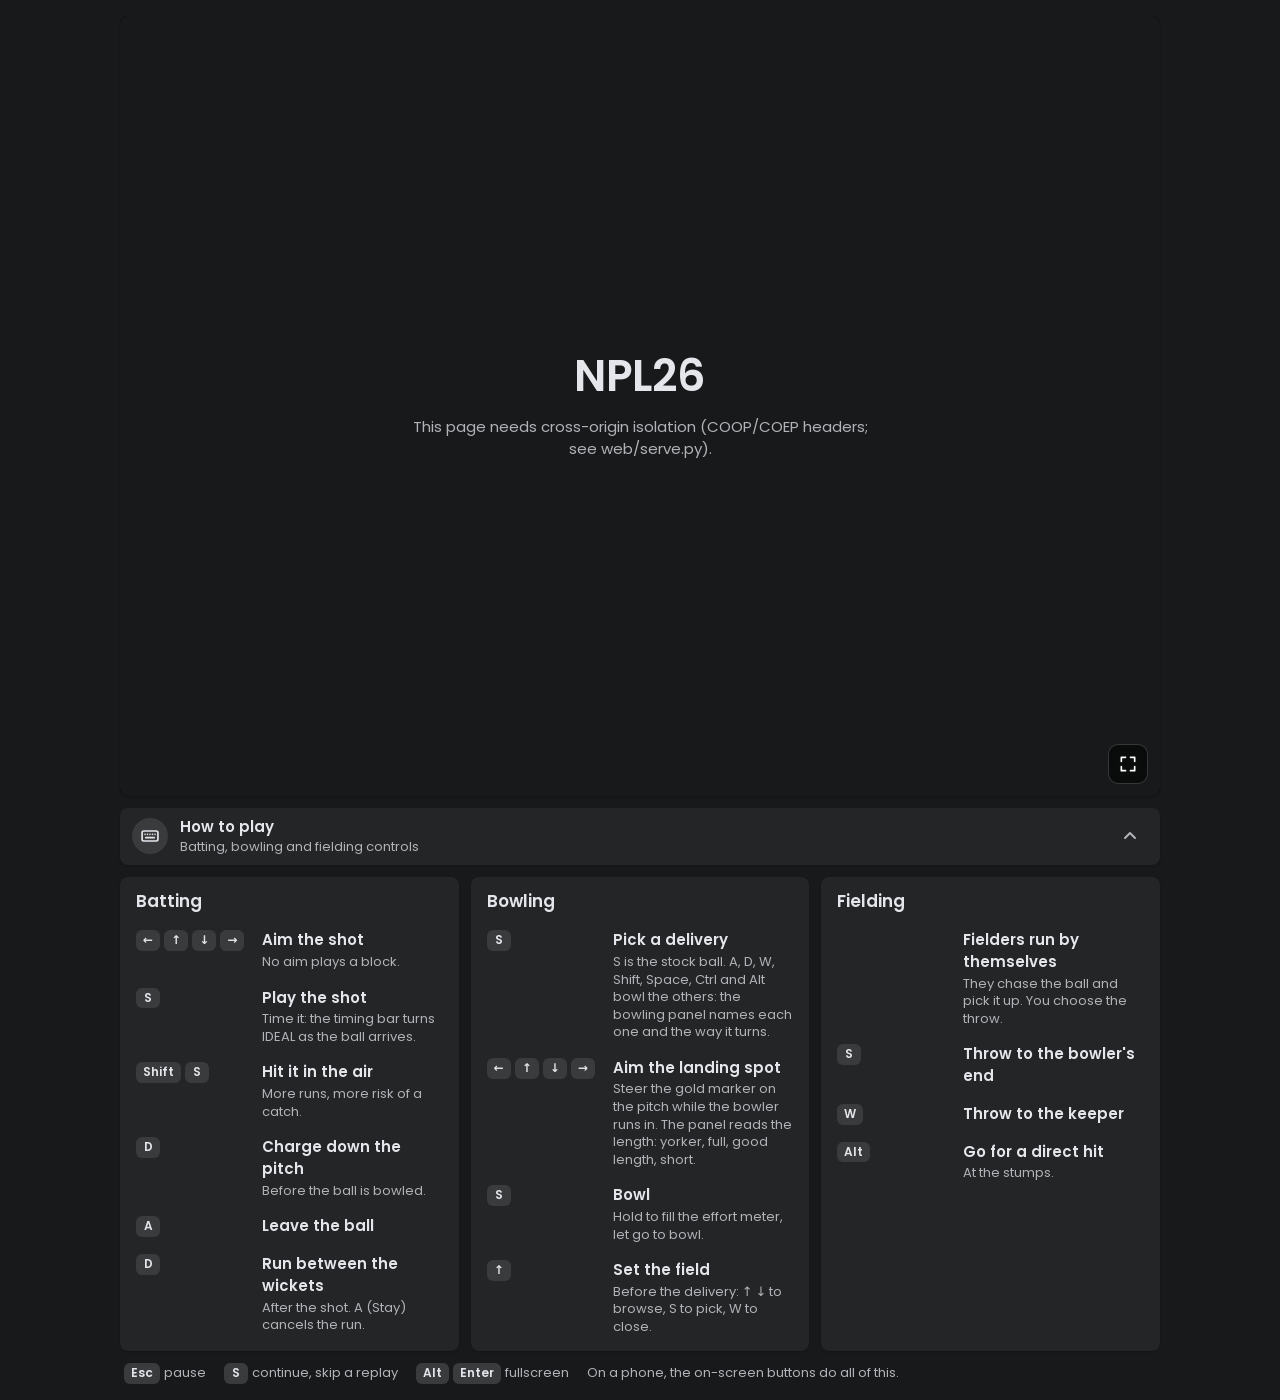
<file: site/index.html>
<!doctype html>
<html lang="en">
<head>
<meta charset="utf-8">
<meta name="viewport" content="width=device-width, initial-scale=1">
<title>NPL26</title>
<meta name="theme-color" content="#18191a">
<link rel="manifest" href="manifest.webmanifest">
<style>
  /* Poppins (web/fonts/OFL.txt), 400/500/600, latin */
  @font-face { font-family: Poppins; font-style: normal; font-weight: 400; font-display: swap; src: url(fonts/poppins-400.woff2) format('woff2'); }
  @font-face { font-family: Poppins; font-style: normal; font-weight: 500; font-display: swap; src: url(fonts/poppins-500.woff2) format('woff2'); }
  @font-face { font-family: Poppins; font-style: normal; font-weight: 600; font-display: swap; src: url(fonts/poppins-600.woff2) format('woff2'); }
  :root {
    /* Facebook dark mode */
    --bg: #18191a; --surface: #242526; --fg: #e4e6eb; --muted: #b0b3b8; --faint: #8a8d91;
    --accent: #2d88ff; --accent-hi: #4599ff; --primary: #1877f2; --primary-hi: #166fe5; --ball: #c8102e;
    --card: #242526; --card-hi: #3a3b3c; --line: #3e4042; --field: #3a3b3c; --radius: 8px;
    --shadow: 0 1px 2px rgba(0, 0, 0, .2);
    color-scheme: dark;
  }
  * { box-sizing: border-box; }
  html, body { margin: 0; height: 100%; background: var(--bg); color: var(--fg);
    font: 15px/1.45 Poppins, "Segoe UI", system-ui, -apple-system, Helvetica, Arial, sans-serif; }
  main { min-height: 100%; display: flex; flex-direction: column; align-items: center; justify-content: center;
    gap: 12px; padding: 16px; }
  .credit { color: var(--muted); font-size: 13px; text-align: center; }
  .credit a { color: var(--accent-hi); text-decoration: underline; text-underline-offset: 2px; }
  .credit a:hover { color: var(--fg); }
  /* The 4:3 stage is centred; its height leaves room for the How to Play strip's bar below it. */
  #stage { position: relative; width: min(100%, calc((100vh - 120px) * 4 / 3)); aspect-ratio: 4 / 3; background: #000;
    border-radius: 8px; overflow: hidden; box-shadow: var(--shadow); }
  canvas { width: 100%; height: 100%; display: block; cursor: none; }
  .hidden { display: none !important; }

  /* the launcher: a floodlit pitch behind the menus */
  #panel { position: absolute; inset: 0; overflow: auto; display: grid; place-items: center; padding: 28px;
    background: var(--bg); }
  .view { width: min(100%, 560px); text-align: center; animation: rise .25s ease-out; }
  @keyframes rise { from { opacity: 0; transform: translateY(6px); } }
  @media (prefers-reduced-motion: reduce) { .view { animation: none; } }

  .brand { margin: 0 auto 6px; font-size: 44px; font-weight: 700; letter-spacing: -.01em; color: var(--fg); }
  .brand b { color: var(--accent); font-weight: 700; }
  .play-big { font-size: 17px; font-weight: 600; line-height: 1; color: #fff; cursor: pointer; padding: 0 48px; height: 44px;
    border: 0; border-radius: 6px; background: var(--primary); transition: background .1s ease; }
  .play-big:hover { background: var(--primary-hi); }
  .play-big:active { transform: scale(.98); }
  .tagline { margin: 0 0 26px; color: var(--muted); }
  /* home: one delivery on a loop - pitches (dust), hits the stumps, the bails fly, the speed pops up (3.6 s) */
  .hero { position: relative; width: min(100%, 360px); margin: 0 auto 8px; }
  .hero svg { display: block; width: 100%; height: auto; overflow: visible; }
  .hero .pitch { fill: var(--card-hi); }
  .hero .crease { fill: var(--line); }
  .hero .stumps rect { fill: var(--fg); }
  .hero .stumps { transform-box: fill-box; transform-origin: 50% 100%; animation: hero-stumps 3.6s infinite; }
  .hero .bail { fill: var(--fg); transform-box: fill-box; transform-origin: center; }
  .hero .b1 { animation: hero-bail1 3.6s infinite; } .hero .b2 { animation: hero-bail2 3.6s infinite; }
  .hero .dust { fill: var(--muted); opacity: 0; transform-box: fill-box; transform-origin: center; animation: hero-dust 3.6s infinite; }
  .hero .ball { offset-path: path("M 26 34 Q 128 2 206 108 Q 250 66 302 90"); offset-rotate: 0deg; animation: hero-ball 3.6s infinite; }
  .hero .ball circle { fill: var(--ball); }
  .hero .seam { fill: none; stroke: #f5d9a8; stroke-width: 1.6; }
  .hero .stitch { fill: none; stroke: #7a0719; stroke-width: .8; stroke-dasharray: 1 1.6; }
  .hero .spin { animation: hero-spin .5s linear infinite; transform-box: fill-box; transform-origin: center; }
  .hero .speed { position: absolute; right: 0; top: 4px; padding: 4px 10px; border-radius: 99px; background: var(--card-hi); color: var(--fg);
    font-size: 13px; font-weight: 600; opacity: 0; animation: hero-speed 3.6s infinite; }
  @keyframes hero-ball { 0% { offset-distance: 0%; opacity: 0; } 5% { opacity: 1; } 62% { offset-distance: 100%; opacity: 1; }
    80% { offset-distance: 100%; opacity: 1; } 92%, 100% { offset-distance: 100%; opacity: 0; } }
  @keyframes hero-spin { to { transform: rotate(-360deg); } }
  @keyframes hero-dust { 0%, 40% { opacity: 0; transform: scale(.4); } 43% { opacity: .55; transform: scale(1); } 56%, 100% { opacity: 0; transform: scale(1.8, 1.3); } }
  @keyframes hero-stumps { 0%, 61% { transform: none; } 64% { transform: rotate(6deg); } 68% { transform: rotate(-3deg); } 72%, 100% { transform: none; } }
  @keyframes hero-bail1 { 0%, 61% { transform: none; opacity: 1; } 78% { transform: translate(-22px, -46px) rotate(-200deg); opacity: 1; }
    88% { transform: translate(-30px, -30px) rotate(-280deg); opacity: 0; } 89%, 100% { transform: none; opacity: 0; } }
  @keyframes hero-bail2 { 0%, 61% { transform: none; opacity: 1; } 78% { transform: translate(18px, -54px) rotate(240deg); opacity: 1; }
    88% { transform: translate(26px, -36px) rotate(320deg); opacity: 0; } 89%, 100% { transform: none; opacity: 0; } }
  /* the bails come back with the next ball */
  @keyframes hero-speed { 0%, 62% { opacity: 0; transform: translateY(6px); } 66%, 86% { opacity: 1; transform: none; } 94%, 100% { opacity: 0; transform: none; } }
  @media (prefers-reduced-motion: reduce) {
    .hero .ball, .hero .spin, .hero .stumps, .hero .bail, .hero .dust, .hero .speed { animation: none; }
    .hero .ball { offset-distance: 62%; } .hero .speed { opacity: 1; }
  }
  .small { font-size: 13px; color: var(--faint); }
  p { margin: 8px 0; }

  /* home: the two big choices */
  .choices { display: grid; grid-template-columns: 1fr 1fr; gap: 14px; }
  @media (max-width: 520px) { .choices { grid-template-columns: 1fr; } }
  .choice { display: flex; flex-direction: column; align-items: flex-start; gap: 10px; padding: 20px 18px; text-align: left;
    border: 0; border-radius: var(--radius); background: var(--card); box-shadow: var(--shadow); color: var(--fg); font: inherit;
    cursor: pointer; transition: transform .12s ease, background .12s ease, border-color .12s ease; }
  .choice:hover { background: var(--card-hi); }
  .choice:focus-visible, button:focus-visible, input:focus-visible, select:focus-visible { outline: 2px solid var(--accent-hi); outline-offset: 2px; }
  .choice svg { width: 30px; height: 30px; color: var(--accent); }
  .choice b { font-size: 18px; }
  .choice span { color: var(--muted); font-size: 14px; }

  /* buttons and fields */
  button { font: inherit; cursor: pointer; border-radius: 6px; }
  .btn { display: inline-flex; align-items: center; justify-content: center; gap: 8px; height: 36px; padding: 0 16px; border: 0;
    border-radius: 6px; background: var(--primary); color: #fff; font-weight: 600; transition: background .1s ease; }
  .btn:hover { background: var(--primary-hi); }
  .btn:disabled { opacity: .45; cursor: default; background: var(--primary); }
  .btn.ghost { background: var(--card-hi); color: var(--fg); border: 0; font-weight: 600; }
  .btn.ghost:hover { background: #4e4f50; }
  .back { position: absolute; top: 16px; left: 16px; padding: 6px 12px; border: 0; background: transparent; color: var(--muted); }
  .back:hover { color: var(--fg); }
  input, select { font: inherit; color: var(--fg); background: var(--field); border: 1px solid var(--line); border-radius: 6px;
    padding: 10px 12px; min-width: 0; }
  input::placeholder { color: var(--faint); }
  label.field { display: grid; gap: 6px; text-align: left; font-size: 13px; color: var(--muted); }

  .card { padding: 16px; border: 0; border-radius: var(--radius); background: var(--card); box-shadow: var(--shadow); text-align: left; }
  .card h2 { margin: 0 0 4px; font-size: 16px; }
  .stack { display: grid; gap: 14px; }
  .row { display: flex; gap: 10px; }
  .row > input { flex: 1; }
  .or { display: flex; align-items: center; gap: 12px; color: var(--faint); font-size: 13px; }
  .or::before, .or::after { content: ""; flex: 1; height: 1px; background: var(--line); }
  #np-code { text-transform: uppercase; letter-spacing: .15em; font-family: ui-monospace, SFMono-Regular, Menlo, monospace; }
  details { margin-top: 12px; color: var(--muted); font-size: 13px; }
  details summary { cursor: pointer; width: fit-content; }
  details label { display: flex; align-items: center; gap: 10px; margin-top: 10px; }
  details select { flex: 1; padding: 7px 10px; }
  .msg { min-height: 1.5em; color: #f2b8a8; font-size: 14px; }

  /* lobby */
  .code { font: 800 clamp(30px, 6vw, 42px)/1 ui-monospace, SFMono-Regular, Menlo, monospace; letter-spacing: .18em; margin: 6px 0 2px; }
  .players { list-style: none; margin: 0; padding: 0; display: grid; gap: 8px; }
  .players li { display: flex; align-items: center; gap: 12px; padding: 10px 12px; border-radius: 10px; background: var(--field); text-align: left; }
  .players li.empty { color: var(--faint); border: 1px dashed var(--line); background: transparent; }
  .avatar { width: 30px; height: 30px; border-radius: 50%; display: grid; place-items: center; flex: none; font-weight: 700;
    background: #1d5a33; color: #d8f5e2; }
  .players .who { flex: 1; min-width: 0; }
  .players .who b { display: block; overflow: hidden; text-overflow: ellipsis; white-space: nowrap; }
  .players .who small { color: var(--faint); }
  .tag { font-size: 11px; font-weight: 700; letter-spacing: .04em; text-transform: uppercase; padding: 2px 8px; border-radius: 99px;
    background: var(--card-hi); color: var(--muted); }
  .spinner { display: inline-block; width: 12px; height: 12px; border-radius: 50%; border: 2px solid var(--line);
    border-top-color: var(--accent); animation: spin .9s linear infinite; vertical-align: -1px; margin-right: 6px; }
  @keyframes spin { to { transform: rotate(1turn); } }

  /* loading */
  progress { width: min(100%, 320px); height: 8px; margin-top: 14px; appearance: none; border: 0; border-radius: 99px;
    overflow: hidden; background: var(--field); }
  progress::-webkit-progress-bar { background: var(--field); }
  progress::-webkit-progress-value { background: var(--accent); border-radius: 99px; }
  progress::-moz-progress-bar { background: var(--accent); }
  #status { font-variant-numeric: tabular-nums; color: var(--muted); max-width: 52ch; margin-inline: auto; }

  /* fullscreen: the stage fills the screen and the game letterboxes itself inside the canvas */
  #stage:fullscreen { width: 100vw; height: 100vh; aspect-ratio: auto; border-radius: 0; box-shadow: none; }
  /* ?broadcast=1 (director/tools/streamer.py): the game alone, edge to edge, as a TV picture */
  body.broadcast { overflow: hidden; background: #000; }
  body.broadcast #stage { position: fixed; top: 0; left: 50%; transform: translateX(-50%); height: 100vh; width: calc(100vh * 4 / 3) !important; border-radius: 0; box-shadow: none; }
  body.broadcast #howto, body.broadcast .credit, body.broadcast #fs { display: none !important; }
  #stage:-webkit-full-screen { width: 100vw; height: 100vh; aspect-ratio: auto; border-radius: 0; }
  #fs { position: absolute; right: 12px; bottom: 12px; z-index: 2; width: 40px; height: 40px; display: grid; place-items: center;
    padding: 0; border: 1px solid rgba(255, 255, 255, .18); border-radius: 10px; background: rgba(0, 0, 0, .55); color: #fff;
    backdrop-filter: blur(4px); opacity: 0; transition: opacity .25s ease; }
  #fs svg { width: 20px; height: 20px; }
  #stage.awake #fs, #fs:focus-visible { opacity: 1; }
  #fs:hover { background: rgba(0, 0, 0, .75); }
  #fstip { position: absolute; left: 50%; bottom: 16px; transform: translateX(-50%); z-index: 2; padding: 6px 14px; border-radius: 99px;
    background: rgba(0, 0, 0, .65); color: #fff; font-size: 13px; pointer-events: none; transition: opacity .4s ease; }
  kbd { font: 600 12px ui-monospace, SFMono-Regular, Menlo, monospace; padding: 1px 6px; border-radius: 5px;
    border: 1px solid rgba(255, 255, 255, .25); background: rgba(255, 255, 255, .08); }
  #netstatus { position: absolute; top: 10px; right: 10px; padding: 4px 10px; border-radius: 99px; background: rgba(0, 0, 0, .6);
    color: #fff; font: 12px/1.5 ui-sans-serif, system-ui, sans-serif; pointer-events: none; backdrop-filter: blur(4px); }
  #netstatus.bad { background: rgba(170, 20, 20, .88); }

  /* How to play: a strip under the game that opens into three cards (web/howto.js fills it); open or closed is
     remembered (localStorage). Hidden in fullscreen. */
  #howto { width: min(100%, calc((100vh - 120px) * 4 / 3)); margin-top: 0; color: var(--fg); font-size: 15px; }
  #stage:fullscreen ~ #howto { display: none; }
  #howto > summary { width: auto; list-style: none; cursor: pointer; display: flex; align-items: center; gap: 12px;
    padding: 8px 12px; border-radius: var(--radius); background: var(--surface); box-shadow: var(--shadow); user-select: none; }
  #howto > summary::-webkit-details-marker { display: none; }
  #howto > summary:hover { background: #2c2d2f; }
  #howto > summary:focus-visible { outline: 2px solid var(--accent); outline-offset: 2px; }
  #howto .ht-icon { width: 36px; height: 36px; border-radius: 50%; display: grid; place-items: center; background: var(--card-hi); color: var(--fg); flex: none; }
  #howto .ht-icon svg { width: 20px; height: 20px; }
  #howto .ht-title { font-weight: 600; font-size: 15px; }
  #howto .ht-title small { display: block; font-weight: 400; font-size: 13px; color: var(--muted); }
  #howto .ht-chev { margin-left: auto; width: 36px; height: 36px; padding: 8px; border-radius: 50%; color: var(--muted); transition: transform .2s ease; }
  #howto > summary:hover .ht-chev { background: var(--card-hi); }
  #howto[open] .ht-chev { transform: rotate(180deg); }
  #howto-body { display: grid; grid-template-columns: repeat(3, minmax(0, 1fr)); gap: 12px; margin-top: 12px; }
  @media (max-width: 860px) { #howto-body { grid-template-columns: 1fr; } }
  #howto .ht-card { border-radius: var(--radius); padding: 12px 8px 8px; background: var(--surface); box-shadow: var(--shadow); }
  #howto h3 { margin: 0 8px 8px; font-size: 17px; font-weight: 700; color: var(--fg); }
  #howto ol { list-style: none; margin: 0; padding: 0; display: grid; }
  #howto li { display: grid; grid-template-columns: 116px 1fr; gap: 10px; align-items: start; padding: 8px; border-radius: 6px; }
  #howto li:hover { background: var(--card-hi); }
  #howto .ht-keys { display: flex; flex-wrap: wrap; gap: 4px; padding-top: 1px; }
  #howto kbd, #howto .ht-foot kbd { min-width: 24px; padding: 2px 7px; text-align: center; font-family: inherit; font-size: 12px; font-weight: 600; line-height: 1.4;
    color: var(--fg); border: 0; border-radius: 6px; background: var(--card-hi); }
  #howto .ht-what { font-size: 15px; font-weight: 600; color: var(--fg); }
  #howto .ht-what small { display: block; color: var(--muted); font-size: 13px; font-weight: 400; line-height: 1.35; margin-top: 2px; }
  #howto .ht-foot { grid-column: 1 / -1; display: flex; flex-wrap: wrap; gap: 6px 18px; margin: 0 4px; color: var(--muted); font-size: 13px; }
  #howto .ht-foot span { display: inline-flex; align-items: center; gap: 4px; }
</style>

<link rel="stylesheet" href="director/persona.css">
<script src="coi-serviceworker.js"></script>
</head>
<body>
<main>
  <div id="stage">
    <canvas id="canvas" width="1024" height="768" tabindex="0"></canvas>
    <div id="netstatus" class="hidden"></div>
    <button id="fs" title="Fullscreen (Alt+Enter)" aria-label="Toggle fullscreen">
      <svg viewBox="0 0 24 24" fill="none" stroke="currentColor" stroke-width="2" stroke-linecap="round" stroke-linejoin="round" aria-hidden="true">
        <path id="fs-icon" d="M4 9V4h5M20 9V4h-5M4 15v5h5M20 15v5h-5"/></svg>
    </button>
    <div id="fstip" class="hidden">Press <kbd>Alt</kbd> + <kbd>Enter</kbd> for fullscreen</div>
    <div id="panel">

      <!-- loading: browser checks, the first-visit download, errors -->
      <section id="view-loading" class="view">
        <h1 class="brand">NPL26</h1>
        <p id="status">Checking your browser…</p>
        <progress id="progress" class="hidden" max="1" value="0"></progress>
        <div>
          <label id="pick" class="btn hidden" style="margin-top:16px">Choose game folder
            <input id="folder" type="file" webkitdirectory multiple hidden>
          </label>
        </div>
        <p id="help" class="hidden small">Pick your Cricket 07 folder: the one that holds <b>Data</b>, <b>Audio</b> and the game's executable. It is copied
          into this browser's private storage once and never leaves your computer.</p>
      </section>

      <!-- home: single player only (NPL26 has no online play) -->
      <section id="view-home" class="view hidden">
        <div class="hero" aria-hidden="true">
          <svg viewBox="0 0 360 150">
            <rect class="pitch" x="8" y="118" width="344" height="10" rx="5"/>
            <rect class="crease" x="284" y="112" width="3" height="20" rx="1.5"/>
            <ellipse class="dust" cx="206" cy="119" rx="16" ry="4"/>
            <g class="stumps"><rect x="300" y="62" width="5" height="56" rx="2"/><rect x="309" y="62" width="5" height="56" rx="2"/>
              <rect x="318" y="62" width="5" height="56" rx="2"/></g>
            <rect class="bail b1" x="299" y="58" width="11" height="3.5" rx="1.75"/>
            <rect class="bail b2" x="313" y="58" width="11" height="3.5" rx="1.75"/>
            <g class="ball"><g class="spin"><circle r="10"/>
              <path class="seam" d="M-3.2 -9.5 Q 1.5 0 -3.2 9.5 M 3.2 -9.5 Q 7.9 0 3.2 9.5"/>
              <path class="stitch" d="M-3.2 -9.5 Q 1.5 0 -3.2 9.5 M 3.2 -9.5 Q 7.9 0 3.2 9.5"/></g></g>
          </svg>
          <span class="speed">138 km/h · bowled</span>
        </div>
        <h1 class="brand">NPL<b>26</b></h1>
        <p class="tagline">Nepal Premier League</p>
        <button id="play" class="play-big">Play</button>
      </section>

      <!-- multiplayer: host or join -->
      <section id="view-online" class="view hidden">
        <button class="back" data-go="home">← Back</button>
        <div class="stack">
          <div>
            <h2 style="margin:0;font-size:24px">Play Multiplayer</h2>
            <p class="small" style="margin:4px 0 0">Online 1v1. Each player needs a controller or the keyboard.</p>
          </div>
          <label class="field">Your name
            <input id="np-name" placeholder="Player" maxlength="24" autocomplete="nickname">
          </label>
          <div class="card">
            <h2>Host a game</h2>
            <p class="small" style="margin:0 0 12px">Get a room code to send to your friend.</p>
            <button id="np-host" class="btn" style="width:100%">Create room</button>
            <details>
              <summary>Server location</summary>
              <label>Room server
                <select id="np-region">
                  <option value="auto" selected>Nearest to me</option><option value="weur">Western Europe</option>
                  <option value="eeur">Eastern Europe</option><option value="enam">Eastern North America</option>
                  <option value="wnam">Western North America</option><option value="sam">South America</option>
                  <option value="apac">Asia-Pacific</option><option value="apac-ne">Northeast Asia</option>
                  <option value="apac-se">Southeast Asia</option><option value="oc">Oceania</option>
                </select>
              </label>
              <p class="small" style="margin:8px 0 0">For friends in another country, a server between you is fairest.</p>
            </details>
          </div>
          <div class="or">or</div>
          <div class="card">
            <h2>Join a game</h2>
            <p class="small" style="margin:0 0 12px">Enter the code your friend sent you.</p>
            <div class="row">
              <input id="np-code" placeholder="ROOM CODE" maxlength="12" autocapitalize="characters" autocomplete="off" spellcheck="false">
              <button id="np-join" class="btn ghost">Join</button>
            </div>
          </div>
          <p id="np-msg" class="msg"></p>
        </div>
      </section>

      <!-- lobby: room code, players, start -->
      <section id="view-lobby" class="view hidden">
        <button id="np-leave" class="back">← Leave room</button>
        <div class="stack">
          <div>
            <p class="small" style="margin:0">Room code</p>
            <div class="code" id="np-room"></div>
            <p class="small" style="margin:0"><span id="np-colo"></span></p>
            <button id="np-copy" class="btn ghost" style="margin-top:12px">Copy invite link</button>
            <span id="invite" class="hidden"></span>
          </div>
          <ul class="players" id="np-players"></ul>
          <div id="np-hostctl" class="hidden">
            <button id="np-start" class="btn" style="width:100%">Start match</button>
            <details>
              <summary>Input delay</summary>
              <label>Delay
                <select id="np-delay">
                  <option value="auto" selected>Auto</option><option value="2">2 frames (33 ms)</option>
                  <option value="3">3 frames (50 ms)</option><option value="4">4 frames (67 ms)</option>
                  <option value="5">5 frames (83 ms)</option><option value="6">6 frames (100 ms)</option>
                  <option value="8">8 frames (133 ms)</option><option value="10">10 frames (167 ms)</option>
                  <option value="12">12 frames (200 ms)</option><option value="18">18 frames (300 ms)</option>
                </select>
              </label>
              <p class="small" style="margin:8px 0 0">Auto picks the lowest delay your connection allows. Higher is smoother on a bad link; 2 or 3 frames need a direct connection in the same city or country.</p>
            </details>
          </div>
          <p id="np-wait" class="hidden small"><span class="spinner"></span>Waiting for the host to start.</p>
          <p id="np-lobbymsg" class="msg"></p>
        </div>
      </section>

    </div>
  </div>
  <details id="howto" open>
    <summary>
      <span class="ht-icon"><svg viewBox="0 0 24 24" fill="none" stroke="currentColor" stroke-width="2" stroke-linecap="round" stroke-linejoin="round" aria-hidden="true"><rect x="2.5" y="6" width="19" height="12" rx="2"/><path d="M6 10h.01M9 10h.01M12 10h.01M15 10h.01M18 10h.01M7 14h10"/></svg></span>
      <span class="ht-title">How to play<small>Batting, bowling and fielding controls</small></span>
      <svg class="ht-chev" viewBox="0 0 20 20" fill="none" stroke="currentColor" stroke-width="2" stroke-linecap="round" stroke-linejoin="round" aria-hidden="true"><path d="M5 8l5 5 5-5"/></svg>
    </summary>
    <div id="howto-body"></div>
  </details>
</main>
<script src="netplay.js"></script>
<script src="intro.js"></script>
<script src="director/broadcast.js"></script>
<script src="director/commentary.js"></script>
<script src="director/persona.js"></script>
<script src="director/show.js"></script>
<script src="howto.js"></script>
<script src="loader.js"></script>
<script src="touch.js"></script>
<script src="scorebar.js"></script>
<script src="setup.js"></script>
</body>
</html>
</file>
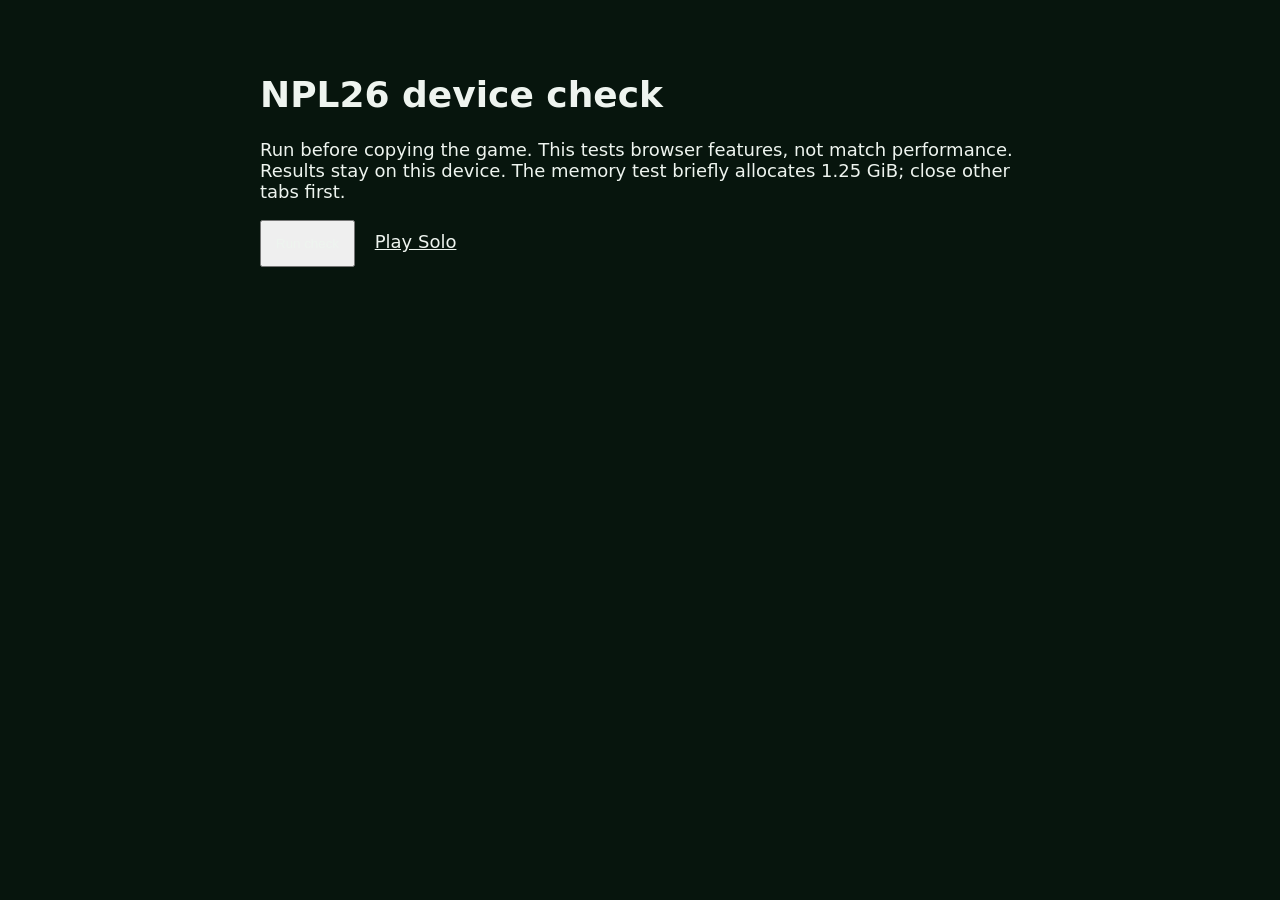
<file: site/mobile-check.html>
<!doctype html>
<meta charset="utf-8">
<meta name="viewport" content="width=device-width,initial-scale=1">
<title>NPL26 device check</title>
<style>body{background:#07150d;color:#eef4ef;font:18px system-ui;max-width:760px;margin:30px auto;padding:20px}button,a{color:inherit;padding:14px}pre{white-space:pre-wrap;overflow-wrap:anywhere;font-size:14px}</style>
<h1>NPL26 device check</h1>
<p>Run before copying the game. This tests browser features, not match performance. Results stay on this device. The memory test briefly allocates 1.25 GiB; close other tabs first.</p>
<button id="check">Run check</button> <a href="./?mobile=1&fps">Play Solo</a>
<pre id="results"></pre>
<script src="mobile-check.js"></script>
</file>
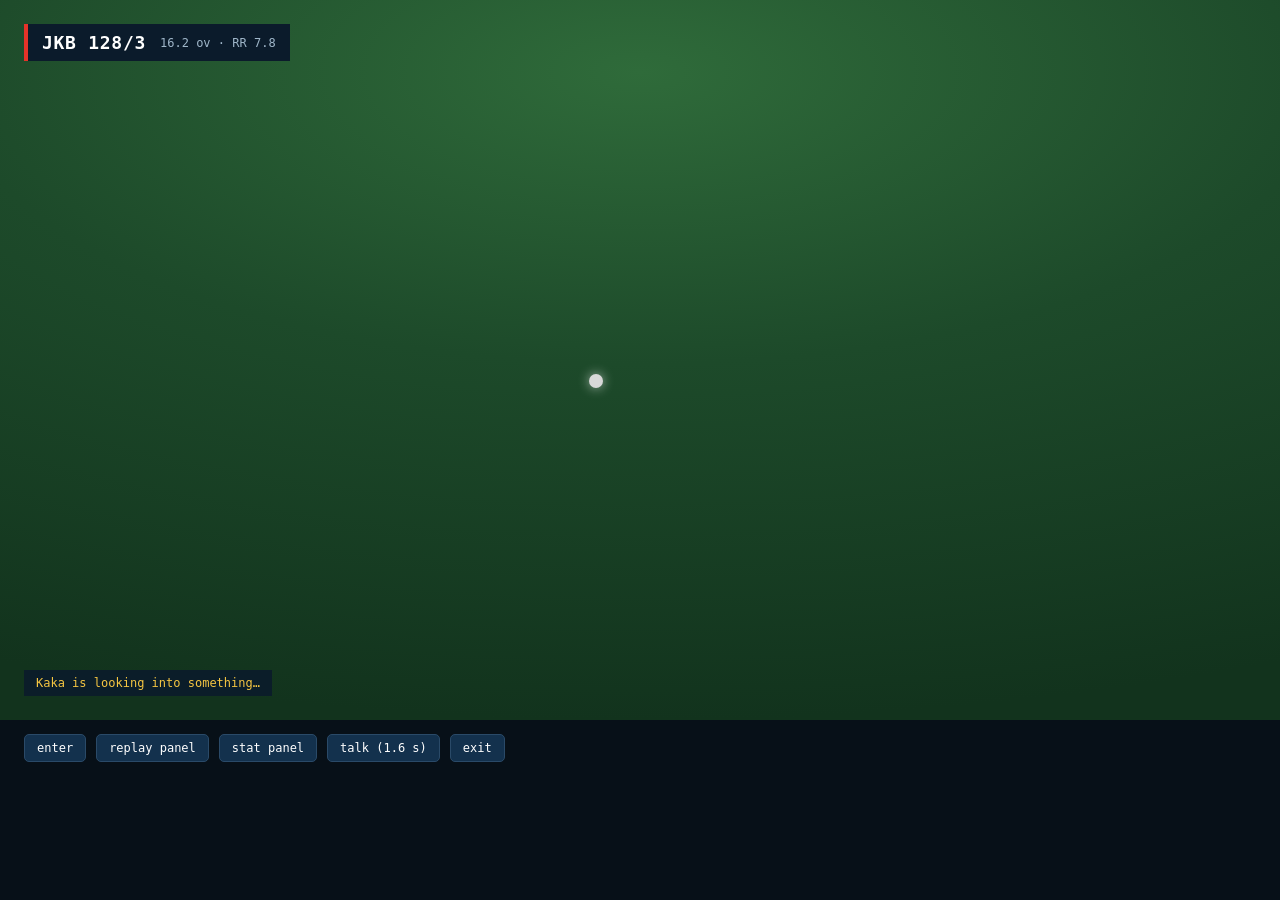
<file: site/director/show_preview.html>
<!doctype html>
<html lang="en">
<head>
<meta charset="utf-8">
<title>Kaka preview</title>
<link rel="stylesheet" href="persona.css">
<style>
  /* a stand-in for the game picture, so composition can be judged */
  body { margin: 0; background: #071018; font: 12px ui-monospace, Menlo, monospace; color: #fff; }
  #stage { position: relative; width: 1280px; height: 720px; overflow: hidden; }
  #pitch { position: absolute; inset: 0;
    background:
      radial-gradient(120% 90% at 50% 10%, #2f6b3a 0%, #1d4a2a 45%, #12331d 100%);
  }
  #ball { position: absolute; left: 46%; top: 52%; width: 14px; height: 14px; border-radius: 50%;
    background: #d8d8d8; box-shadow: 0 0 12px rgba(255,255,255,.6); }
  /* fake broadcast furniture */
  #score { position: absolute; left: 24px; top: 24px; display: flex; gap: 14px; align-items: center;
    background: #0b1b2b; border-left: 4px solid #e63329; padding: 8px 14px; }
  #score b { font-size: 18px; letter-spacing: .04em; }
  #score span { color: #9fb6c9; }
  #ticker { position: absolute; left: 24px; bottom: 24px; background: rgba(11,27,43,.9);
    padding: 6px 12px; color: #f5c542; }
  #controls { padding: 14px 24px; display: flex; gap: 10px; }
  button { font: 12px ui-monospace, Menlo, monospace; padding: 6px 12px; background: #13314d;
    color: #fff; border: 1px solid #2a4a68; border-radius: 5px; cursor: pointer; }
</style>
</head>
<body>
<div id="stage">
  <div id="pitch"></div>
  <div id="ball"></div>
  <div id="score"><b>JKB 128/3</b><span>16.2 ov · RR 7.8</span></div>
  <div id="ticker">Kaka is looking into something…</div>
</div>

<div id="controls">
  <button id="b-in">enter</button>
  <button id="b-replay">replay panel</button>
  <button id="b-stat">stat panel</button>
  <button id="b-talk">talk (1.6 s)</button>
  <button id="b-out">exit</button>
</div>

<script type="module">
  import { mountPersona } from './persona.js';
  const p = mountPersona(document.getElementById('stage'));

  document.getElementById('b-in').onclick = () => p.enter();
  document.getElementById('b-out').onclick = () => p.exit();
  document.getElementById('b-replay').onclick = () => p
    .openPanel({ kind: 'replay', title: 'FOUR — over the covers', lines: ['Ankit Yadav', '15.4 · JKB 122/3'] });
  document.getElementById('b-stat').onclick = () => p
    .openPanel({ kind: 'stat', title: 'BATTING', lines: ['Rohit Paudel 54 (38)', 'SR 142 · 4x4 2x6', 'vs spin: 28 off 19'] });
  document.getElementById('b-talk').onclick = () => {
    // fake speech envelope, 1.6 s
    const t0 = performance.now();
    (function step() {
      const t = (performance.now() - t0) / 1000;
      if (t > 1.6) { p.setTalking(0); return; }
      p.setTalking(Math.abs(Math.sin(t * 11)) * 0.85);
      requestAnimationFrame(step);
    })();
  };
</script>
</body>
</html>
</file>
<file: site/director/persona.css>
/* Kaka — between-ball host. Flat vector, broadcast palette, bottom-right.
   Never covers the striker's end: the live action sits centre/upper-left. */

.kaka {
  position: absolute;
  right: 0.8cqw;
  bottom: 0;
  width: 25cqw;
  aspect-ratio: 320 / 200;
  height: auto;
  pointer-events: none;
  transform: translateY(110%);
  opacity: 0;
  transition: transform 260ms cubic-bezier(.2,.9,.2,1), opacity 200ms linear;
  filter: drop-shadow(0 6px 14px rgba(0,0,0,.45));
  z-index: 40;
}
.kaka.in  { transform: translateY(0); opacity: 1; }
.kaka.out { transform: translateY(110%); opacity: 0; }

.kaka svg { width: 100%; height: 100%; overflow: visible; }
.kaka .head { transform-origin: 252px 86px; animation: kaka-bob 3.6s ease-in-out infinite; }
@keyframes kaka-bob { 0%,100% { transform: translateY(0) } 50% { transform: translateY(-3px) } }

/* palette */
.kaka .skin     { fill: #e8b48a; stroke: #0b1b2b; stroke-width: 3; }
.kaka .cap      { fill: #e63329; stroke: #0b1b2b; stroke-width: 3; }
.kaka .capbrim  { fill: #b7261e; stroke: #0b1b2b; stroke-width: 3; }
.kaka .body     { fill: #13314d; stroke: #0b1b2b; stroke-width: 3; }
.kaka .collar   { fill: #f5c542; stroke: #0b1b2b; stroke-width: 2.5; }
.kaka .arm      { stroke: #e8b48a; stroke-width: 12; stroke-linecap: round; }
.kaka .eye      { fill: #fff; stroke: #0b1b2b; stroke-width: 2; }
.kaka .pupil    { fill: #0b1b2b; }
.kaka .eyes     { transform-origin: 252px 88px; transition: transform 90ms linear; }
.kaka .eyes.blink { transform: scaleY(.12); }
.kaka .stache   { stroke: #0b1b2b; stroke-width: 5; fill: none; stroke-linecap: round; }
.kaka .mouth    { fill: #5b1f1a; stroke: #0b1b2b; stroke-width: 2; transition: ry 70ms linear; }

/* the little screen */
.kaka .tablet { transform: rotateY(-78deg) translateX(-8px); opacity: 0;
                transition: transform 250ms cubic-bezier(.2,.9,.2,1), opacity 160ms linear; }
.kaka .tablet.open { transform: rotateY(0) translateX(0); opacity: 1; }
.kaka .tframe  { fill: #f5c542; stroke: #0b1b2b; stroke-width: 3; }
.kaka .tscreen { fill: #0b1b2b; }
.kaka .tbar    { fill: #2a4a68; }
.kaka .ttitle  { fill: #ffffff; font: 700 8.5px/1 ui-monospace, Menlo, monospace; letter-spacing: .06em; }
.kaka .tline   { fill: #9fb6c9; font: 7px/1 ui-monospace, Menlo, monospace; }
.kaka .tablet[data-kind="replay"]   .tbar { fill: #e63329; }
.kaka .tablet[data-kind="poll"]     .tbar { fill: #22a06b; }
.kaka .tablet[data-kind="decision"] .tbar { fill: #f5c542; }
</file>
